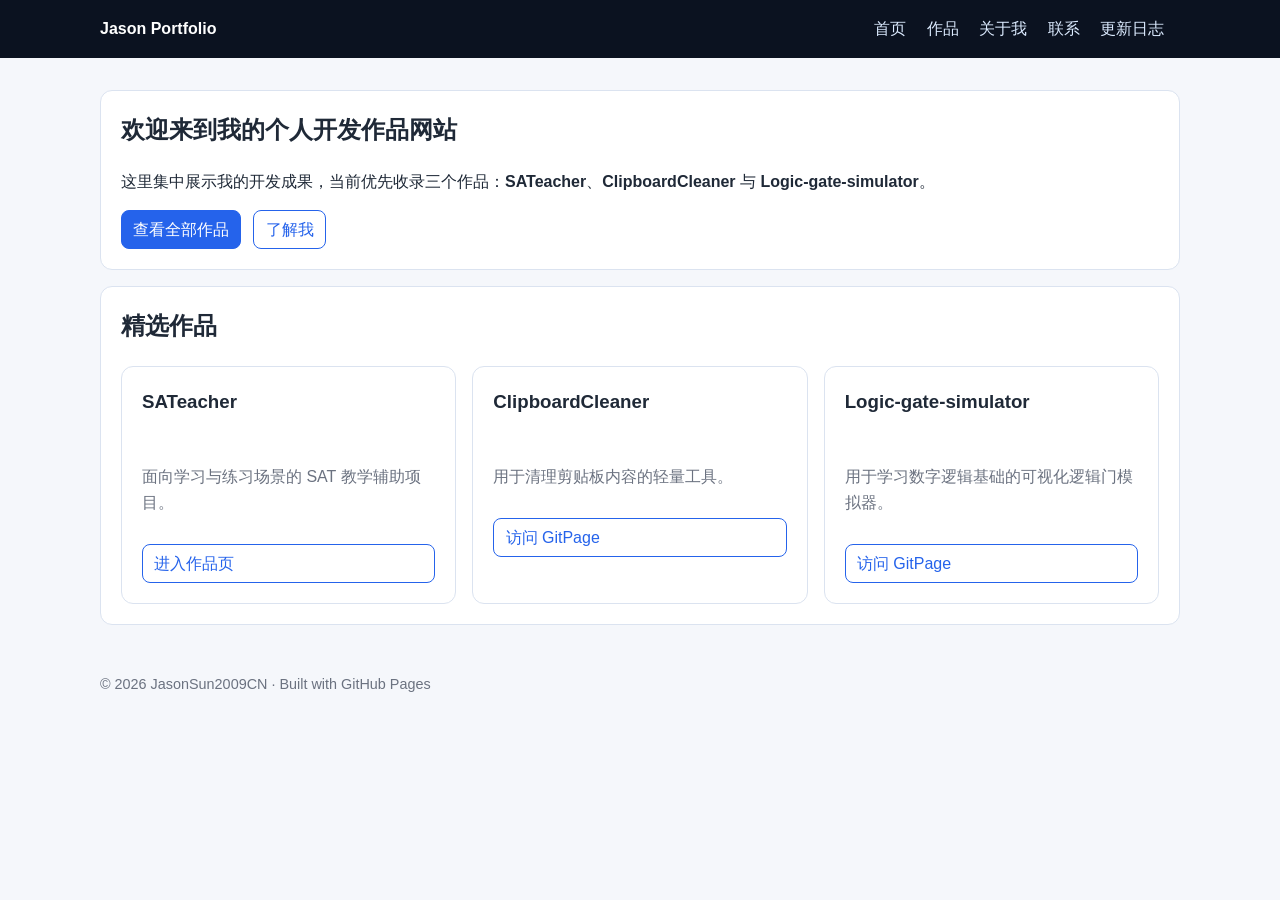
<file: index.html>
<!doctype html>
<html lang="zh-CN">
<head>
  <meta charset="UTF-8">
  <meta name="viewport" content="width=device-width, initial-scale=1">
  <meta name="description" content="Jason 的个人开发作品网站，集中展示 SATeacher 与 Logic-gate-simulator。">
  <title>Jason | 个人作品网站</title>
  <link rel="stylesheet" href="/styles.css">
</head>
<body>
  <header>
    <nav class="nav" aria-label="主导航">
      <strong>Jason Portfolio</strong>
      <div class="links">
        <a href="/index.html">首页</a>
        <a href="/projects.html">作品</a>
        <a href="/about.html">关于我</a>
        <a href="/contact.html">联系</a>
        <a href="/changelog.html">更新日志</a>
      </div>
    </nav>
  </header>

  <main>
    <section class="hero">
      <h1>欢迎来到我的个人开发作品网站</h1>
      <p>这里集中展示我的开发成果，当前优先收录三个作品：<strong>SATeacher</strong>、<strong>ClipboardCleaner</strong> 与 <strong>Logic-gate-simulator</strong>。</p>
      <div class="actions">
        <a class="button primary" href="/projects.html">查看全部作品</a>
        <a class="button" href="/about.html">了解我</a>
      </div>
    </section>

    <section class="page-section" style="margin-top:1rem;">
      <h2>精选作品</h2>
      <div class="grid">
        <article class="card">
          <h3>SATeacher</h3>
          <p class="muted">面向学习与练习场景的 SAT 教学辅助项目。</p>
          <a class="button" href="/projects/sateacher.html">进入作品页</a>
        </article>
        <article class="card">
          <h3>ClipboardCleaner</h3>
          <p class="muted">用于清理剪贴板内容的轻量工具。</p>
          <a class="button" href="https://jasonsun2009cn.github.io/ClipboardCleaner/">访问 GitPage</a>
        </article>
        <article class="card">
          <h3>Logic-gate-simulator</h3>
          <p class="muted">用于学习数字逻辑基础的可视化逻辑门模拟器。</p>
          <a class="button" href="https://jasonsun2009cn.github.io/logic-gate-simulator/">访问 GitPage</a>
        </article>
      </div>
    </section>
  </main>

  <footer>
    © 2026 JasonSun2009CN · Built with GitHub Pages
  </footer>
</body>
</html>
</file>
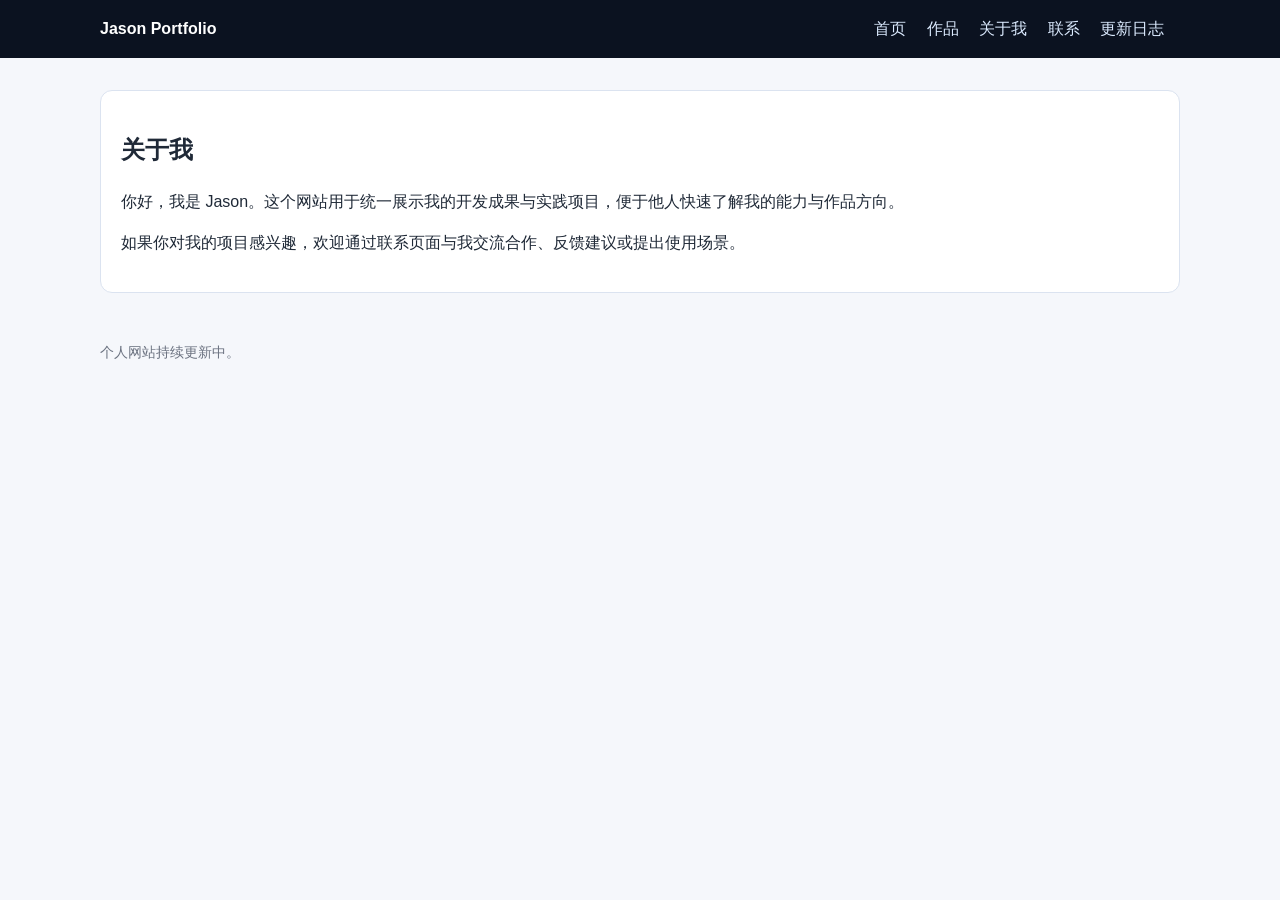
<file: about.html>
<!doctype html>
<html lang="zh-CN">
<head>
  <meta charset="UTF-8">
  <meta name="viewport" content="width=device-width, initial-scale=1">
  <meta name="description" content="关于 Jason 的个人介绍。">
  <title>关于我 | Jason Portfolio</title>
  <link rel="stylesheet" href="/styles.css">
</head>
<body>
  <header>
    <nav class="nav" aria-label="主导航">
      <strong>Jason Portfolio</strong>
      <div class="links">
        <a href="/index.html">首页</a>
        <a href="/projects.html">作品</a>
        <a href="/about.html">关于我</a>
        <a href="/contact.html">联系</a>
        <a href="/changelog.html">更新日志</a>
      </div>
    </nav>
  </header>

  <main>
    <section class="page-section">
      <h1>关于我</h1>
      <p>你好，我是 Jason。这个网站用于统一展示我的开发成果与实践项目，便于他人快速了解我的能力与作品方向。</p>
      <p>如果你对我的项目感兴趣，欢迎通过联系页面与我交流合作、反馈建议或提出使用场景。</p>
    </section>
  </main>

  <footer>
    个人网站持续更新中。
  </footer>
</body>
</html>
</file>
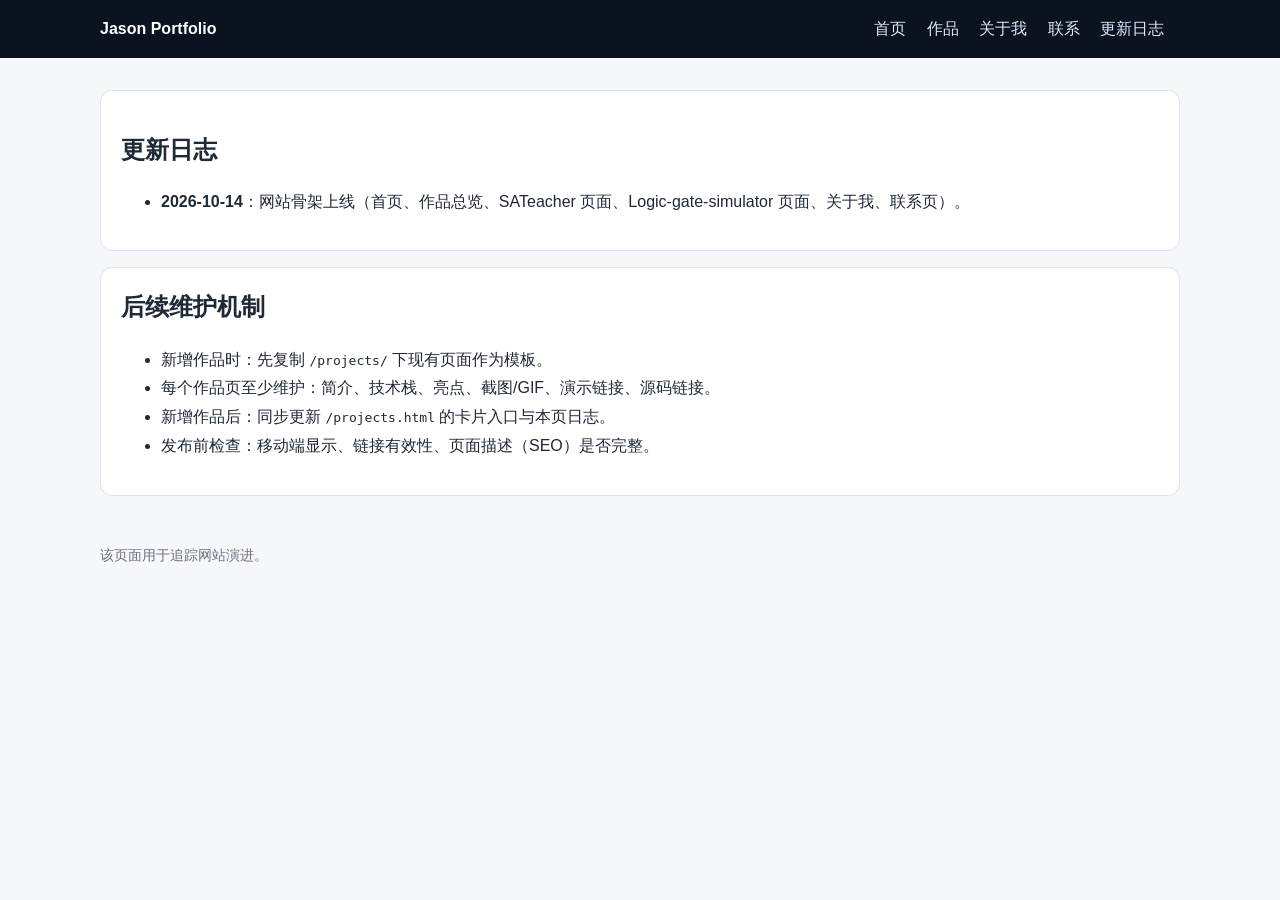
<file: changelog.html>
<!doctype html>
<html lang="zh-CN">
<head>
  <meta charset="UTF-8">
  <meta name="viewport" content="width=device-width, initial-scale=1">
  <meta name="description" content="个人网站更新日志与维护机制。">
  <title>更新日志 | Jason Portfolio</title>
  <link rel="stylesheet" href="/styles.css">
</head>
<body>
  <header>
    <nav class="nav" aria-label="主导航">
      <strong>Jason Portfolio</strong>
      <div class="links">
        <a href="/index.html">首页</a>
        <a href="/projects.html">作品</a>
        <a href="/about.html">关于我</a>
        <a href="/contact.html">联系</a>
        <a href="/changelog.html">更新日志</a>
      </div>
    </nav>
  </header>

  <main>
    <section class="page-section">
      <h1>更新日志</h1>
      <ul class="tight">
        <li><strong>2026-10-14</strong>：网站骨架上线（首页、作品总览、SATeacher 页面、Logic-gate-simulator 页面、关于我、联系页）。</li>
      </ul>
    </section>

    <section class="page-section" style="margin-top:1rem;">
      <h2>后续维护机制</h2>
      <ul class="tight">
        <li>新增作品时：先复制 <code>/projects/</code> 下现有页面作为模板。</li>
        <li>每个作品页至少维护：简介、技术栈、亮点、截图/GIF、演示链接、源码链接。</li>
        <li>新增作品后：同步更新 <code>/projects.html</code> 的卡片入口与本页日志。</li>
        <li>发布前检查：移动端显示、链接有效性、页面描述（SEO）是否完整。</li>
      </ul>
    </section>
  </main>

  <footer>
    该页面用于追踪网站演进。
  </footer>
</body>
</html>
</file>
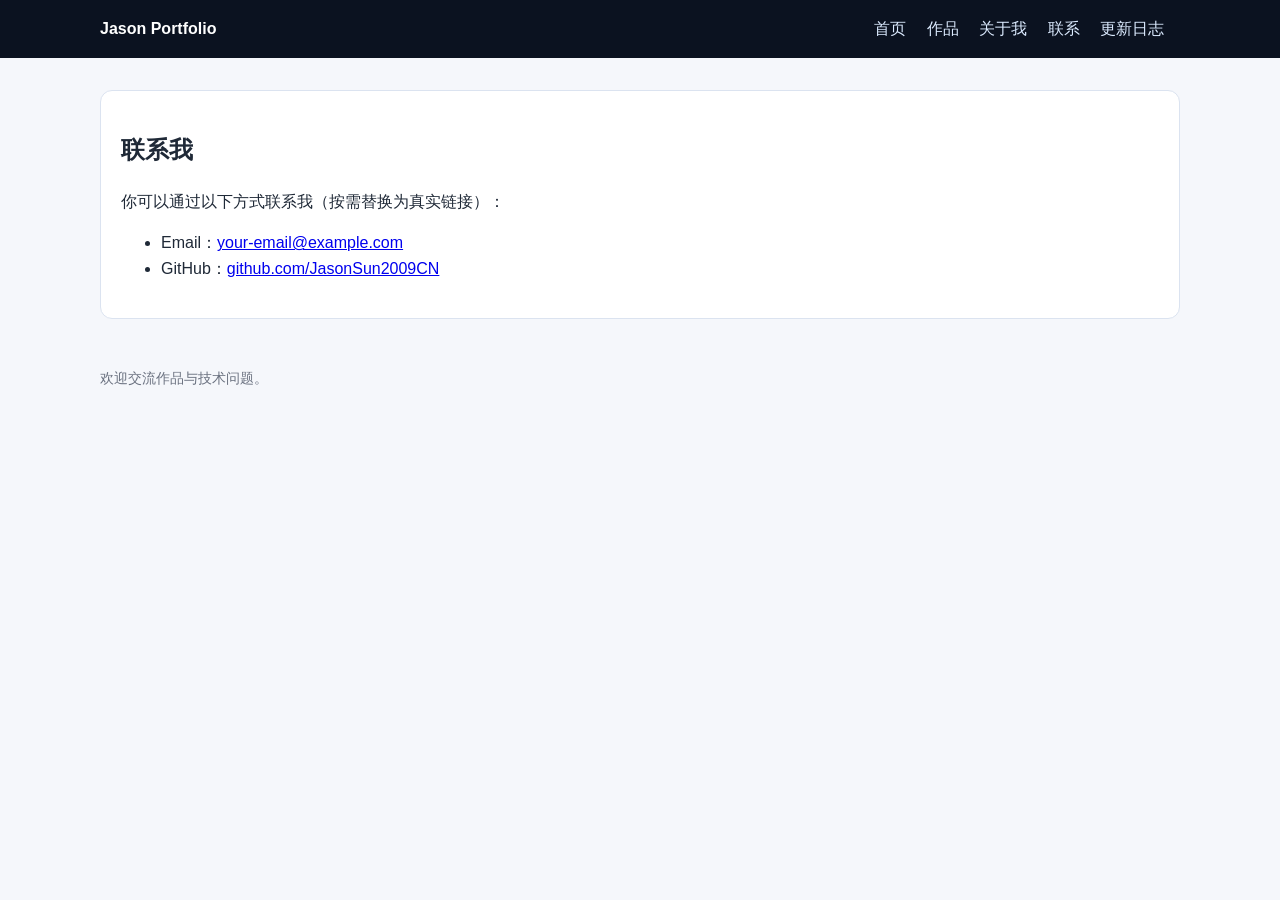
<file: contact.html>
<!doctype html>
<html lang="zh-CN">
<head>
  <meta charset="UTF-8">
  <meta name="viewport" content="width=device-width, initial-scale=1">
  <meta name="description" content="联系 Jason 的方式。">
  <title>联系我 | Jason Portfolio</title>
  <link rel="stylesheet" href="/styles.css">
</head>
<body>
  <header>
    <nav class="nav" aria-label="主导航">
      <strong>Jason Portfolio</strong>
      <div class="links">
        <a href="/index.html">首页</a>
        <a href="/projects.html">作品</a>
        <a href="/about.html">关于我</a>
        <a href="/contact.html">联系</a>
        <a href="/changelog.html">更新日志</a>
      </div>
    </nav>
  </header>

  <main>
    <section class="page-section">
      <h1>联系我</h1>
      <p>你可以通过以下方式联系我（按需替换为真实链接）：</p>
      <ul>
        <li>Email：<a href="mailto:your-email@example.com">your-email@example.com</a></li>
        <li>GitHub：<a href="https://github.com/JasonSun2009CN">github.com/JasonSun2009CN</a></li>
      </ul>
    </section>
  </main>

  <footer>
    欢迎交流作品与技术问题。
  </footer>
</body>
</html>
</file>
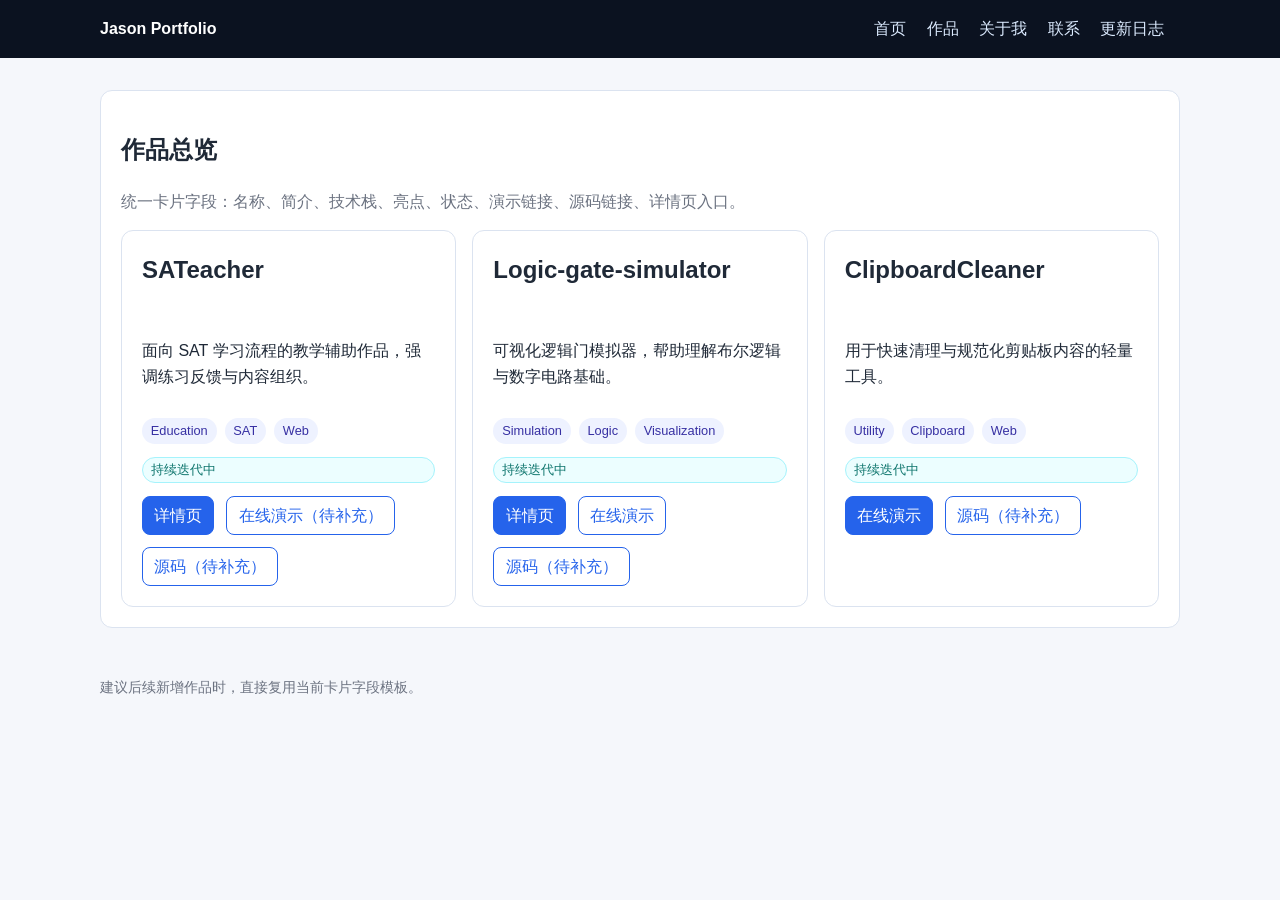
<file: projects.html>
<!doctype html>
<html lang="zh-CN">
<head>
  <meta charset="UTF-8">
  <meta name="viewport" content="width=device-width, initial-scale=1">
  <meta name="description" content="Jason 的开发作品总览页。">
  <title>作品总览 | Jason Portfolio</title>
  <link rel="stylesheet" href="/styles.css">
</head>
<body>
  <header>
    <nav class="nav" aria-label="主导航">
      <strong>Jason Portfolio</strong>
      <div class="links">
        <a href="/index.html">首页</a>
        <a href="/projects.html">作品</a>
        <a href="/about.html">关于我</a>
        <a href="/contact.html">联系</a>
        <a href="/changelog.html">更新日志</a>
      </div>
    </nav>
  </header>

  <main>
    <section class="page-section">
      <h1>作品总览</h1>
      <p class="muted">统一卡片字段：名称、简介、技术栈、亮点、状态、演示链接、源码链接、详情页入口。</p>
      <div class="grid">
        <article class="card">
          <h2>SATeacher</h2>
          <p>面向 SAT 学习流程的教学辅助作品，强调练习反馈与内容组织。</p>
          <div class="tags">
            <span class="tag">Education</span>
            <span class="tag">SAT</span>
            <span class="tag">Web</span>
          </div>
          <span class="status">持续迭代中</span>
          <div class="actions">
            <a class="button primary" href="/projects/sateacher.html">详情页</a>
            <a class="button" href="#" aria-disabled="true">在线演示（待补充）</a>
            <a class="button" href="#" aria-disabled="true">源码（待补充）</a>
          </div>
        </article>

        <article class="card">
          <h2>Logic-gate-simulator</h2>
          <p>可视化逻辑门模拟器，帮助理解布尔逻辑与数字电路基础。</p>
          <div class="tags">
            <span class="tag">Simulation</span>
            <span class="tag">Logic</span>
            <span class="tag">Visualization</span>
          </div>
          <span class="status">持续迭代中</span>
          <div class="actions">
            <a class="button primary" href="/projects/logic-gate-simulator.html">详情页</a>
            <a class="button" href="https://jasonsun2009cn.github.io/logic-gate-simulator/">在线演示</a>
            <a class="button" href="#" aria-disabled="true">源码（待补充）</a>
          </div>
        </article>

        <article class="card">
          <h2>ClipboardCleaner</h2>
          <p>用于快速清理与规范化剪贴板内容的轻量工具。</p>
          <div class="tags">
            <span class="tag">Utility</span>
            <span class="tag">Clipboard</span>
            <span class="tag">Web</span>
          </div>
          <span class="status">持续迭代中</span>
          <div class="actions">
            <a class="button primary" href="https://jasonsun2009cn.github.io/ClipboardCleaner/">在线演示</a>
            <a class="button" href="#" aria-disabled="true">源码（待补充）</a>
          </div>
        </article>
      </div>
    </section>
  </main>

  <footer>
    建议后续新增作品时，直接复用当前卡片字段模板。
  </footer>
</body>
</html>
</file>
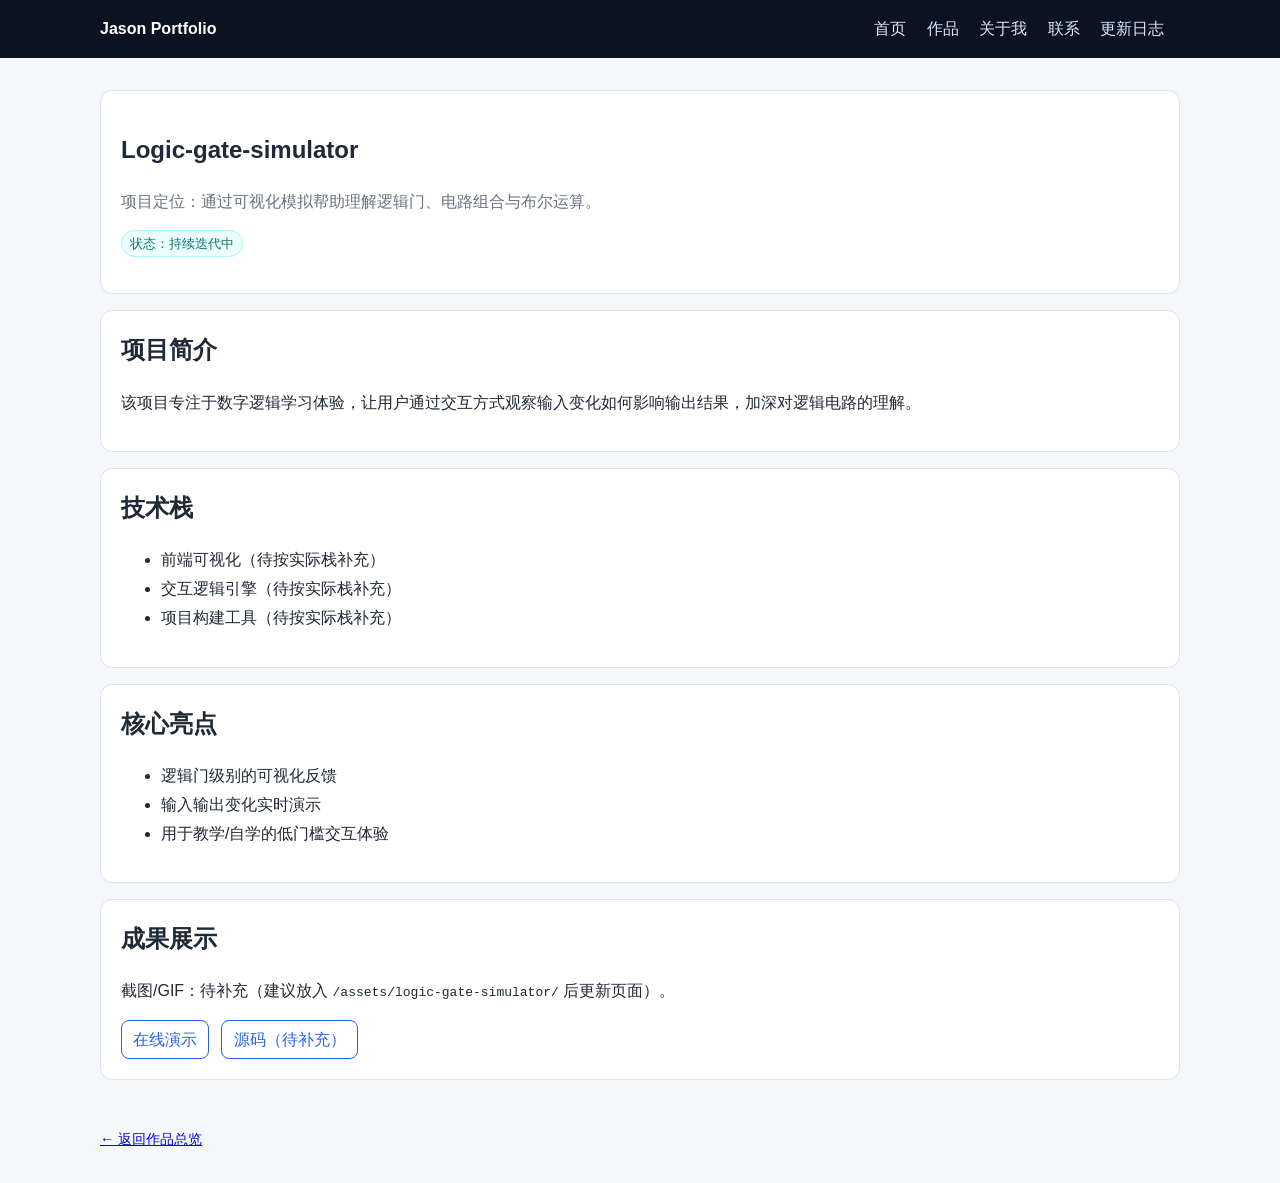
<file: projects/logic-gate-simulator.html>
<!doctype html>
<html lang="zh-CN">
<head>
  <meta charset="UTF-8">
  <meta name="viewport" content="width=device-width, initial-scale=1">
  <meta name="description" content="Logic-gate-simulator 项目详情页。">
  <title>Logic-gate-simulator | Jason Portfolio</title>
  <link rel="stylesheet" href="/styles.css">
</head>
<body>
  <header>
    <nav class="nav" aria-label="主导航">
      <strong>Jason Portfolio</strong>
      <div class="links">
        <a href="/index.html">首页</a>
        <a href="/projects.html">作品</a>
        <a href="/about.html">关于我</a>
        <a href="/contact.html">联系</a>
        <a href="/changelog.html">更新日志</a>
      </div>
    </nav>
  </header>

  <main>
    <section class="page-section">
      <h1>Logic-gate-simulator</h1>
      <p class="muted">项目定位：通过可视化模拟帮助理解逻辑门、电路组合与布尔运算。</p>
      <p><span class="status">状态：持续迭代中</span></p>
    </section>

    <section class="page-section" style="margin-top:1rem;">
      <h2>项目简介</h2>
      <p>该项目专注于数字逻辑学习体验，让用户通过交互方式观察输入变化如何影响输出结果，加深对逻辑电路的理解。</p>
    </section>

    <section class="page-section" style="margin-top:1rem;">
      <h2>技术栈</h2>
      <ul class="tight">
        <li>前端可视化（待按实际栈补充）</li>
        <li>交互逻辑引擎（待按实际栈补充）</li>
        <li>项目构建工具（待按实际栈补充）</li>
      </ul>
    </section>

    <section class="page-section" style="margin-top:1rem;">
      <h2>核心亮点</h2>
      <ul class="tight">
        <li>逻辑门级别的可视化反馈</li>
        <li>输入输出变化实时演示</li>
        <li>用于教学/自学的低门槛交互体验</li>
      </ul>
    </section>

    <section class="page-section" style="margin-top:1rem;">
      <h2>成果展示</h2>
      <p>截图/GIF：待补充（建议放入 <code>/assets/logic-gate-simulator/</code> 后更新页面）。</p>
      <div class="actions">
        <a class="button" href="https://jasonsun2009cn.github.io/logic-gate-simulator/">在线演示</a>
        <a class="button" href="#" aria-disabled="true">源码（待补充）</a>
      </div>
    </section>
  </main>

  <footer>
    <a href="/projects.html">← 返回作品总览</a>
  </footer>
</body>
</html>
</file>
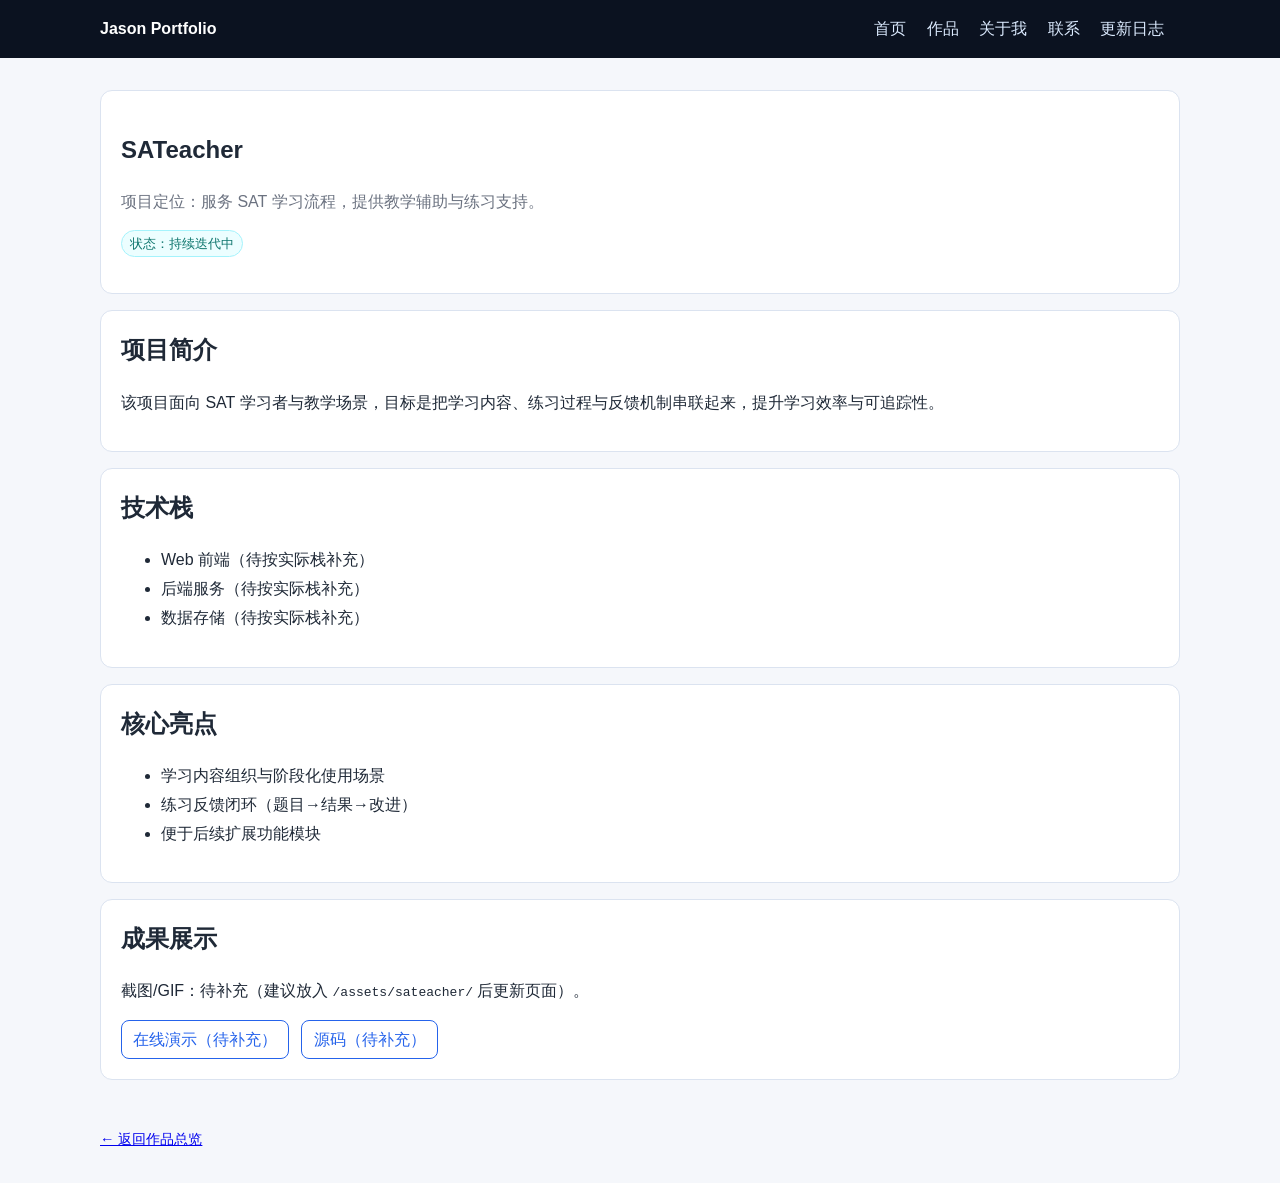
<file: projects/sateacher.html>
<!doctype html>
<html lang="zh-CN">
<head>
  <meta charset="UTF-8">
  <meta name="viewport" content="width=device-width, initial-scale=1">
  <meta name="description" content="SATeacher 项目详情页。">
  <title>SATeacher | Jason Portfolio</title>
  <link rel="stylesheet" href="/styles.css">
</head>
<body>
  <header>
    <nav class="nav" aria-label="主导航">
      <strong>Jason Portfolio</strong>
      <div class="links">
        <a href="/index.html">首页</a>
        <a href="/projects.html">作品</a>
        <a href="/about.html">关于我</a>
        <a href="/contact.html">联系</a>
        <a href="/changelog.html">更新日志</a>
      </div>
    </nav>
  </header>

  <main>
    <section class="page-section">
      <h1>SATeacher</h1>
      <p class="muted">项目定位：服务 SAT 学习流程，提供教学辅助与练习支持。</p>
      <p><span class="status">状态：持续迭代中</span></p>
    </section>

    <section class="page-section" style="margin-top:1rem;">
      <h2>项目简介</h2>
      <p>该项目面向 SAT 学习者与教学场景，目标是把学习内容、练习过程与反馈机制串联起来，提升学习效率与可追踪性。</p>
    </section>

    <section class="page-section" style="margin-top:1rem;">
      <h2>技术栈</h2>
      <ul class="tight">
        <li>Web 前端（待按实际栈补充）</li>
        <li>后端服务（待按实际栈补充）</li>
        <li>数据存储（待按实际栈补充）</li>
      </ul>
    </section>

    <section class="page-section" style="margin-top:1rem;">
      <h2>核心亮点</h2>
      <ul class="tight">
        <li>学习内容组织与阶段化使用场景</li>
        <li>练习反馈闭环（题目→结果→改进）</li>
        <li>便于后续扩展功能模块</li>
      </ul>
    </section>

    <section class="page-section" style="margin-top:1rem;">
      <h2>成果展示</h2>
      <p>截图/GIF：待补充（建议放入 <code>/assets/sateacher/</code> 后更新页面）。</p>
      <div class="actions">
        <a class="button" href="#" aria-disabled="true">在线演示（待补充）</a>
        <a class="button" href="#" aria-disabled="true">源码（待补充）</a>
      </div>
    </section>
  </main>

  <footer>
    <a href="/projects.html">← 返回作品总览</a>
  </footer>
</body>
</html>
</file>
<file: styles.css>
:root {
  --bg: #f5f7fb;
  --surface: #ffffff;
  --text: #1f2937;
  --muted: #6b7280;
  --primary: #2563eb;
  --border: #dbe3f0;
  --ok: #0f766e;
}

* { box-sizing: border-box; }

body {
  margin: 0;
  font-family: -apple-system, BlinkMacSystemFont, "Segoe UI", Roboto, Helvetica, Arial, sans-serif;
  color: var(--text);
  background: var(--bg);
  line-height: 1.6;
}

header {
  background: #0b1220;
  color: #fff;
  padding: 1rem 0;
}

.nav {
  width: min(1080px, 92%);
  margin: 0 auto;
  display: flex;
  flex-wrap: wrap;
  gap: 1rem;
  align-items: center;
  justify-content: space-between;
}

.nav a {
  color: #dbeafe;
  text-decoration: none;
  margin-right: 1rem;
}

.nav a:hover { color: #fff; }

main {
  width: min(1080px, 92%);
  margin: 2rem auto 3rem;
}

.hero,
.card,
.page-section {
  background: var(--surface);
  border: 1px solid var(--border);
  border-radius: 12px;
  padding: 1.25rem;
}

.hero h1,
h2,
h3 { margin-top: 0; }

.grid {
  display: grid;
  grid-template-columns: repeat(auto-fill, minmax(260px, 1fr));
  gap: 1rem;
}

.card {
  display: flex;
  flex-direction: column;
  gap: .8rem;
}

.tags {
  display: flex;
  flex-wrap: wrap;
  gap: .5rem;
}

.tag {
  padding: .15rem .55rem;
  border-radius: 999px;
  background: #eef2ff;
  color: #3730a3;
  font-size: .8rem;
}

.status {
  display: inline-block;
  font-size: .82rem;
  color: var(--ok);
  background: #ecfeff;
  border: 1px solid #a5f3fc;
  padding: .12rem .5rem;
  border-radius: 999px;
}

.actions {
  display: flex;
  gap: .75rem;
  flex-wrap: wrap;
}

.button {
  text-decoration: none;
  border: 1px solid var(--primary);
  color: var(--primary);
  padding: .35rem .7rem;
  border-radius: 8px;
}

.button.primary {
  background: var(--primary);
  color: #fff;
}

.muted { color: var(--muted); }

footer {
  width: min(1080px, 92%);
  margin: 0 auto 2rem;
  color: var(--muted);
  font-size: .9rem;
}

ul.tight li { margin: .2rem 0; }

@media (max-width: 640px) {
  .nav { gap: .6rem; }
  .nav .links { width: 100%; display: flex; flex-wrap: wrap; gap: .65rem; }
  .nav a { margin-right: 0; }
}
</file>
